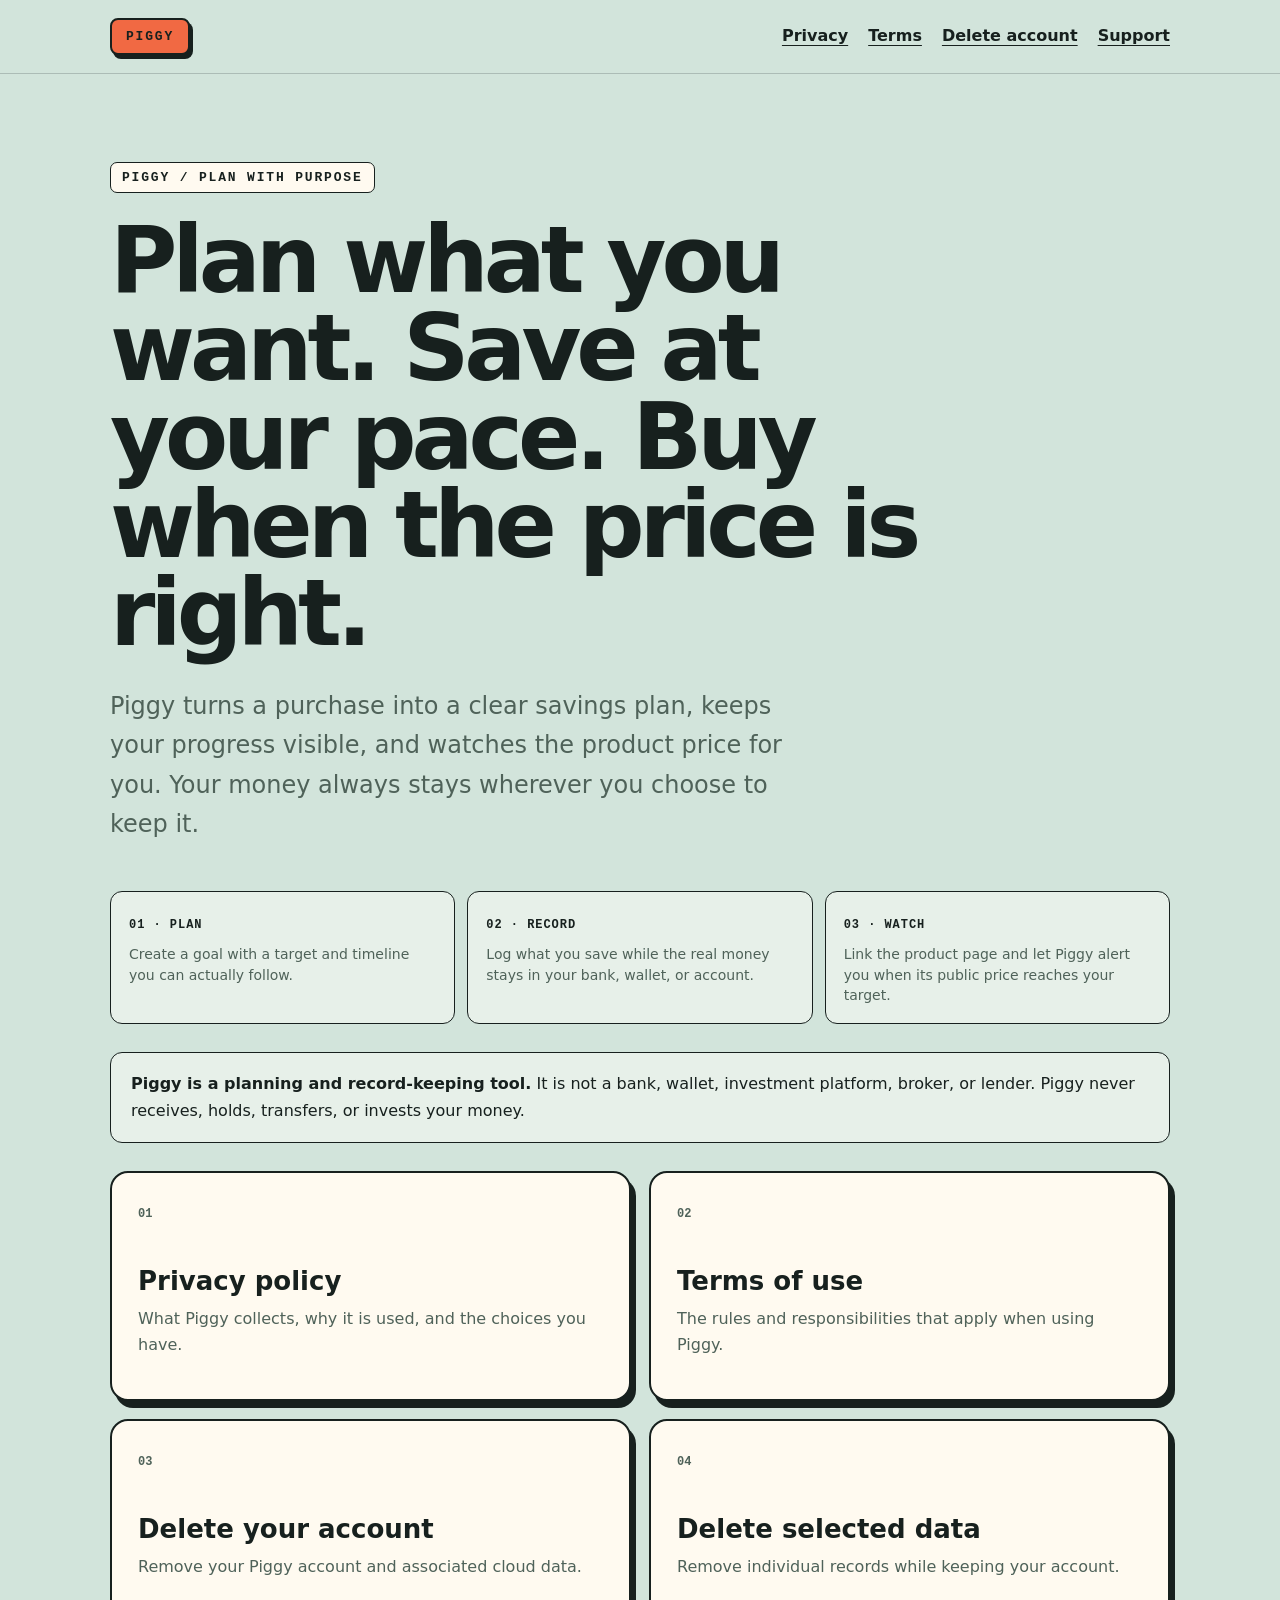
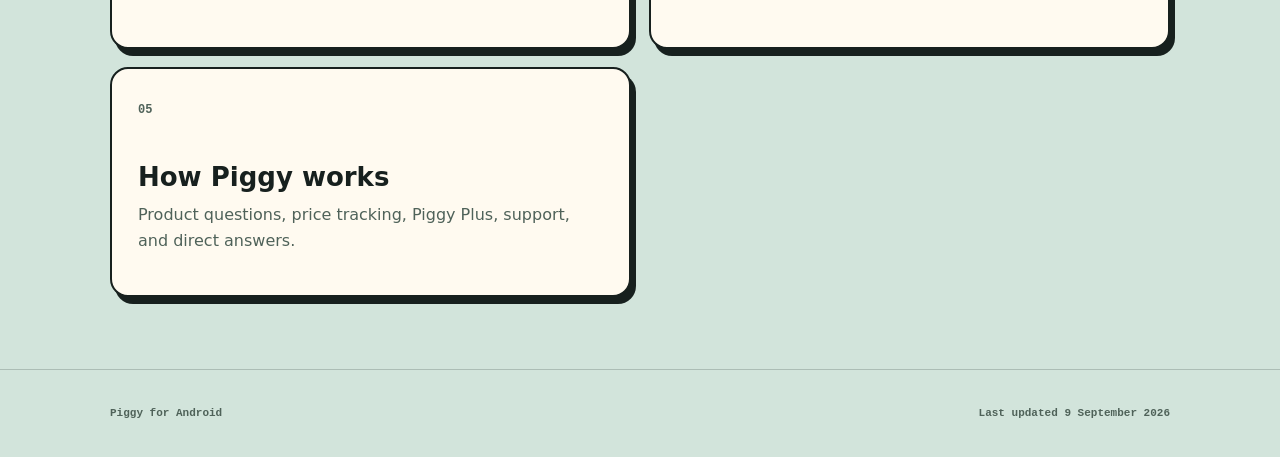
<file: docs/index.html>
<!doctype html>
<html lang="en">
<head>
  <meta charset="utf-8">
  <meta name="viewport" content="width=device-width, initial-scale=1">
  <meta name="description" content="Plan what you want, save at your pace, and track the price with Piggy.">
  <title>Piggy - Plan, save, and buy at the right time</title>
  <link rel="stylesheet" href="legal.css">
  <style>
    .promise-grid{display:grid;grid-template-columns:repeat(3,minmax(0,1fr));gap:12px;margin:0 0 28px}
    .promise-grid div{padding:18px;border:1.5px solid var(--ink);border-radius:12px;background:var(--soft)}
    .promise-grid strong{font:800 12px ui-monospace,monospace;letter-spacing:.08em}
    .promise-grid p{margin:8px 0 0;color:var(--muted);font-size:14px;line-height:1.45}
    @media(max-width:700px){.promise-grid{grid-template-columns:1fr}}
  </style>
</head>
<body>
  <header class="site-header">
    <a class="brand" href="index.html">PIGGY</a>
    <nav aria-label="Legal and support navigation">
      <a href="privacy.html">Privacy</a>
      <a href="terms.html">Terms</a>
      <a href="delete-account.html">Delete account</a>
      <a href="support.html">Support</a>
    </nav>
  </header>
  <main class="hero">
    <p class="eyebrow">PIGGY / PLAN WITH PURPOSE</p>
    <h1>Plan what you want. Save at your pace. Buy when the price is right.</h1>
    <p class="lede">Piggy turns a purchase into a clear savings plan, keeps your progress visible, and watches the product price for you. Your money always stays wherever you choose to keep it.</p>
    <div class="promise-grid">
      <div><strong>01 · PLAN</strong><p>Create a goal with a target and timeline you can actually follow.</p></div>
      <div><strong>02 · RECORD</strong><p>Log what you save while the real money stays in your bank, wallet, or account.</p></div>
      <div><strong>03 · WATCH</strong><p>Link the product page and let Piggy alert you when its public price reaches your target.</p></div>
    </div>
    <div class="notice"><strong>Piggy is a planning and record-keeping tool.</strong> It is not a bank, wallet, investment platform, broker, or lender. Piggy never receives, holds, transfers, or invests your money.</div>
    <div class="card-grid">
      <a class="card" href="privacy.html"><span>01</span><h2>Privacy policy</h2><p>What Piggy collects, why it is used, and the choices you have.</p></a>
      <a class="card" href="terms.html"><span>02</span><h2>Terms of use</h2><p>The rules and responsibilities that apply when using Piggy.</p></a>
      <a class="card" href="delete-account.html"><span>03</span><h2>Delete your account</h2><p>Remove your Piggy account and associated cloud data.</p></a>
      <a class="card" href="delete-data.html"><span>04</span><h2>Delete selected data</h2><p>Remove individual records while keeping your account.</p></a>
      <a class="card" href="support.html"><span>05</span><h2>How Piggy works</h2><p>Product questions, price tracking, Piggy Plus, support, and direct answers.</p></a>
    </div>
  </main>
  <footer><p>Piggy for Android</p><p>Last updated 9 September 2026</p></footer>
</body>
</html>
</file>
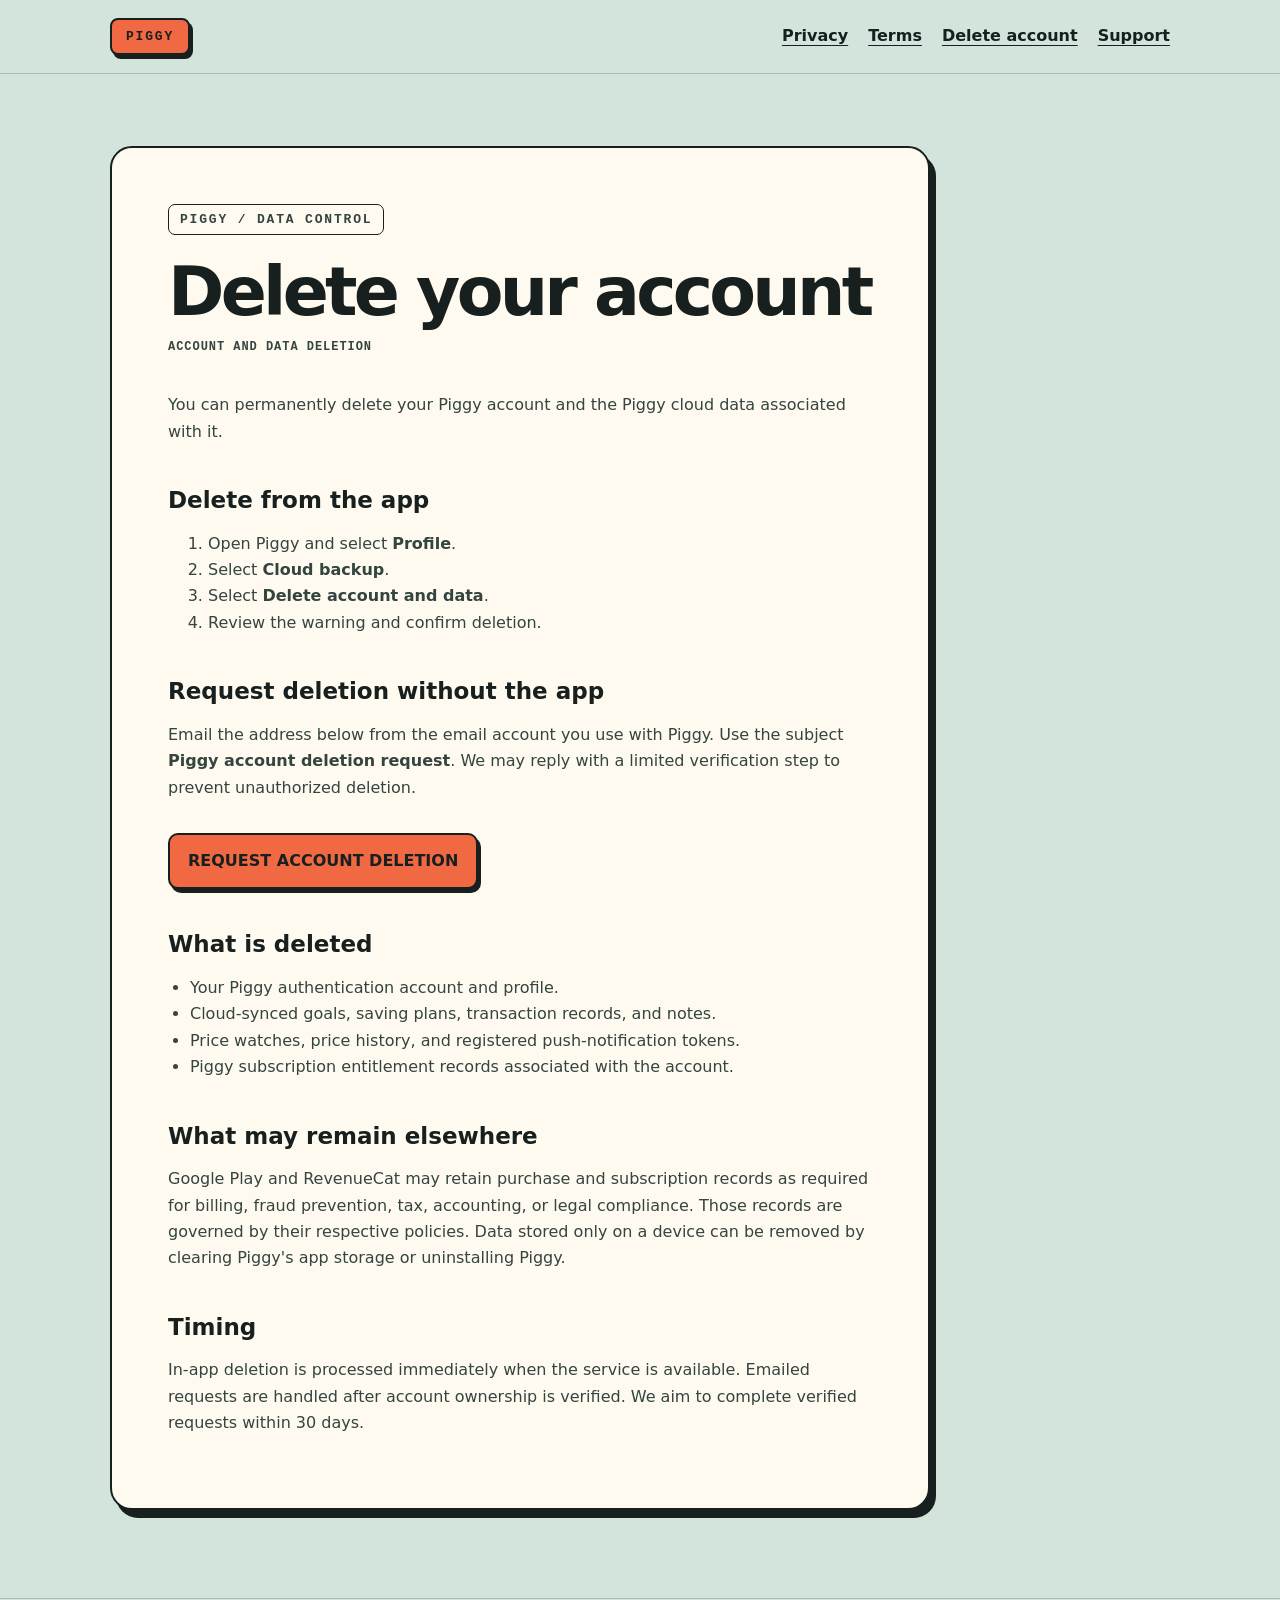
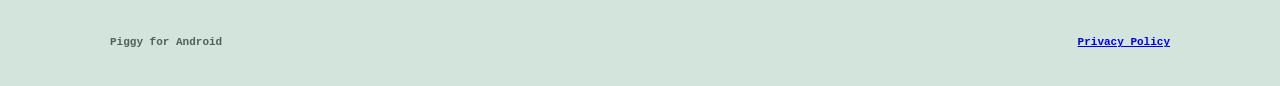
<file: docs/delete-account.html>
<!doctype html><html lang="en"><head><meta charset="utf-8"><meta name="viewport" content="width=device-width,initial-scale=1"><meta name="description" content="Delete your Piggy account and associated data."><title>Delete Your Account - Piggy</title><link rel="stylesheet" href="legal.css"></head><body>
<header class="site-header"><a class="brand" href="index.html">PIGGY</a><nav><a href="privacy.html">Privacy</a><a href="terms.html">Terms</a><a href="delete-account.html">Delete account</a><a href="support.html">Support</a></nav></header>
<main class="document"><article><p class="eyebrow">PIGGY / DATA CONTROL</p><h1>Delete your account</h1><p class="updated">Account and data deletion</p>
<p>You can permanently delete your Piggy account and the Piggy cloud data associated with it.</p>
<h2>Delete from the app</h2><ol><li>Open Piggy and select <strong>Profile</strong>.</li><li>Select <strong>Cloud backup</strong>.</li><li>Select <strong>Delete account and data</strong>.</li><li>Review the warning and confirm deletion.</li></ol>
<h2>Request deletion without the app</h2><p>Email the address below from the email account you use with Piggy. Use the subject <strong>Piggy account deletion request</strong>. We may reply with a limited verification step to prevent unauthorized deletion.</p><a class="action" href="mailto:piggy.auth@gmail.com?subject=Piggy%20account%20deletion%20request">REQUEST ACCOUNT DELETION</a>
<h2>What is deleted</h2><ul><li>Your Piggy authentication account and profile.</li><li>Cloud-synced goals, saving plans, transaction records, and notes.</li><li>Price watches, price history, and registered push-notification tokens.</li><li>Piggy subscription entitlement records associated with the account.</li></ul>
<h2>What may remain elsewhere</h2><p>Google Play and RevenueCat may retain purchase and subscription records as required for billing, fraud prevention, tax, accounting, or legal compliance. Those records are governed by their respective policies. Data stored only on a device can be removed by clearing Piggy's app storage or uninstalling Piggy.</p>
<h2>Timing</h2><p>In-app deletion is processed immediately when the service is available. Emailed requests are handled after account ownership is verified. We aim to complete verified requests within 30 days.</p>
</article></main><footer><p>Piggy for Android</p><p><a href="privacy.html">Privacy Policy</a></p></footer></body></html>
</file>
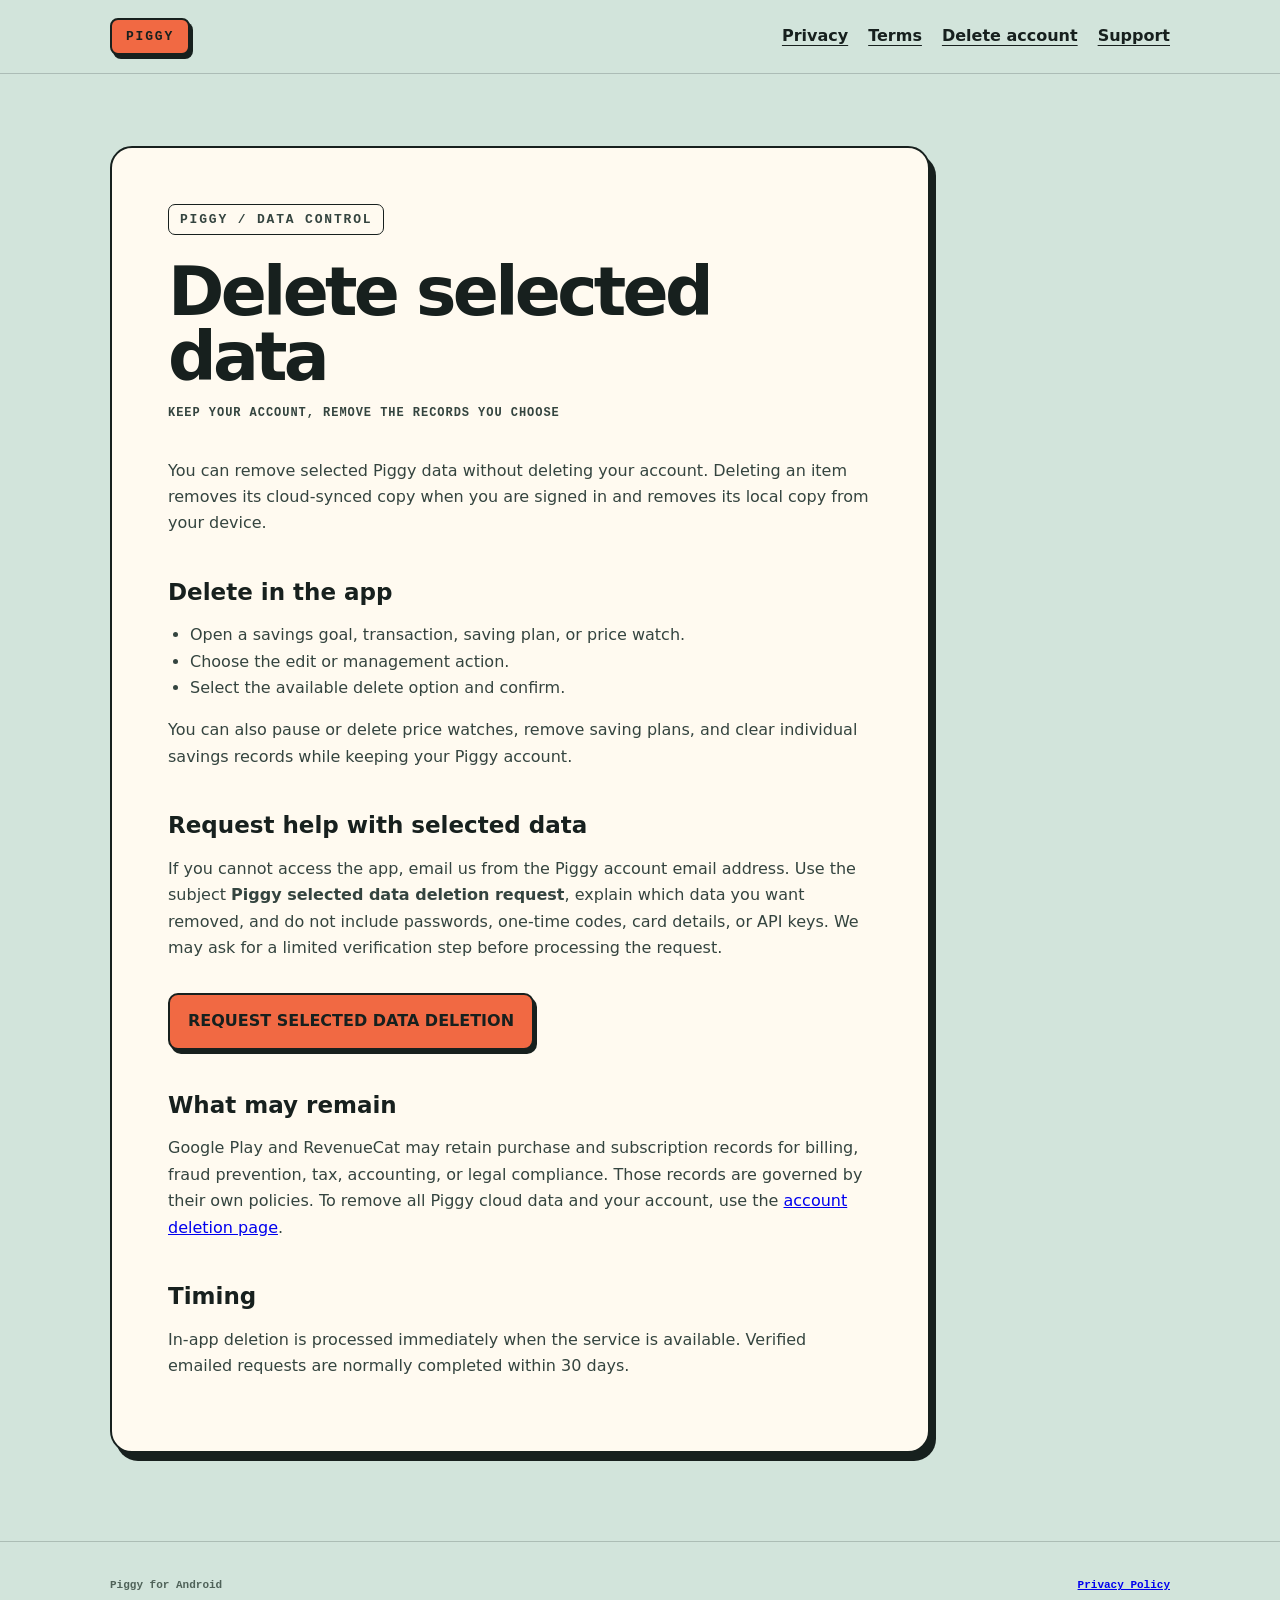
<file: docs/delete-data.html>
<!doctype html><html lang="en"><head><meta charset="utf-8"><meta name="viewport" content="width=device-width,initial-scale=1"><meta name="description" content="Delete selected Piggy data without deleting your account."><title>Delete Selected Data - Piggy</title><link rel="stylesheet" href="legal.css"></head><body>
<header class="site-header"><a class="brand" href="index.html">PIGGY</a><nav><a href="privacy.html">Privacy</a><a href="terms.html">Terms</a><a href="delete-account.html">Delete account</a><a href="support.html">Support</a></nav></header>
<main class="document"><article><p class="eyebrow">PIGGY / DATA CONTROL</p><h1>Delete selected data</h1><p class="updated">Keep your account, remove the records you choose</p>
<p>You can remove selected Piggy data without deleting your account. Deleting an item removes its cloud-synced copy when you are signed in and removes its local copy from your device.</p>
<h2>Delete in the app</h2><ul><li>Open a savings goal, transaction, saving plan, or price watch.</li><li>Choose the edit or management action.</li><li>Select the available delete option and confirm.</li></ul><p>You can also pause or delete price watches, remove saving plans, and clear individual savings records while keeping your Piggy account.</p>
<h2>Request help with selected data</h2><p>If you cannot access the app, email us from the Piggy account email address. Use the subject <strong>Piggy selected data deletion request</strong>, explain which data you want removed, and do not include passwords, one-time codes, card details, or API keys. We may ask for a limited verification step before processing the request.</p><a class="action" href="mailto:piggy.auth@gmail.com?subject=Piggy%20selected%20data%20deletion%20request">REQUEST SELECTED DATA DELETION</a>
<h2>What may remain</h2><p>Google Play and RevenueCat may retain purchase and subscription records for billing, fraud prevention, tax, accounting, or legal compliance. Those records are governed by their own policies. To remove all Piggy cloud data and your account, use the <a href="delete-account.html">account deletion page</a>.</p>
<h2>Timing</h2><p>In-app deletion is processed immediately when the service is available. Verified emailed requests are normally completed within 30 days.</p>
</article></main><footer><p>Piggy for Android</p><p><a href="privacy.html">Privacy Policy</a></p></footer></body></html>
</file>
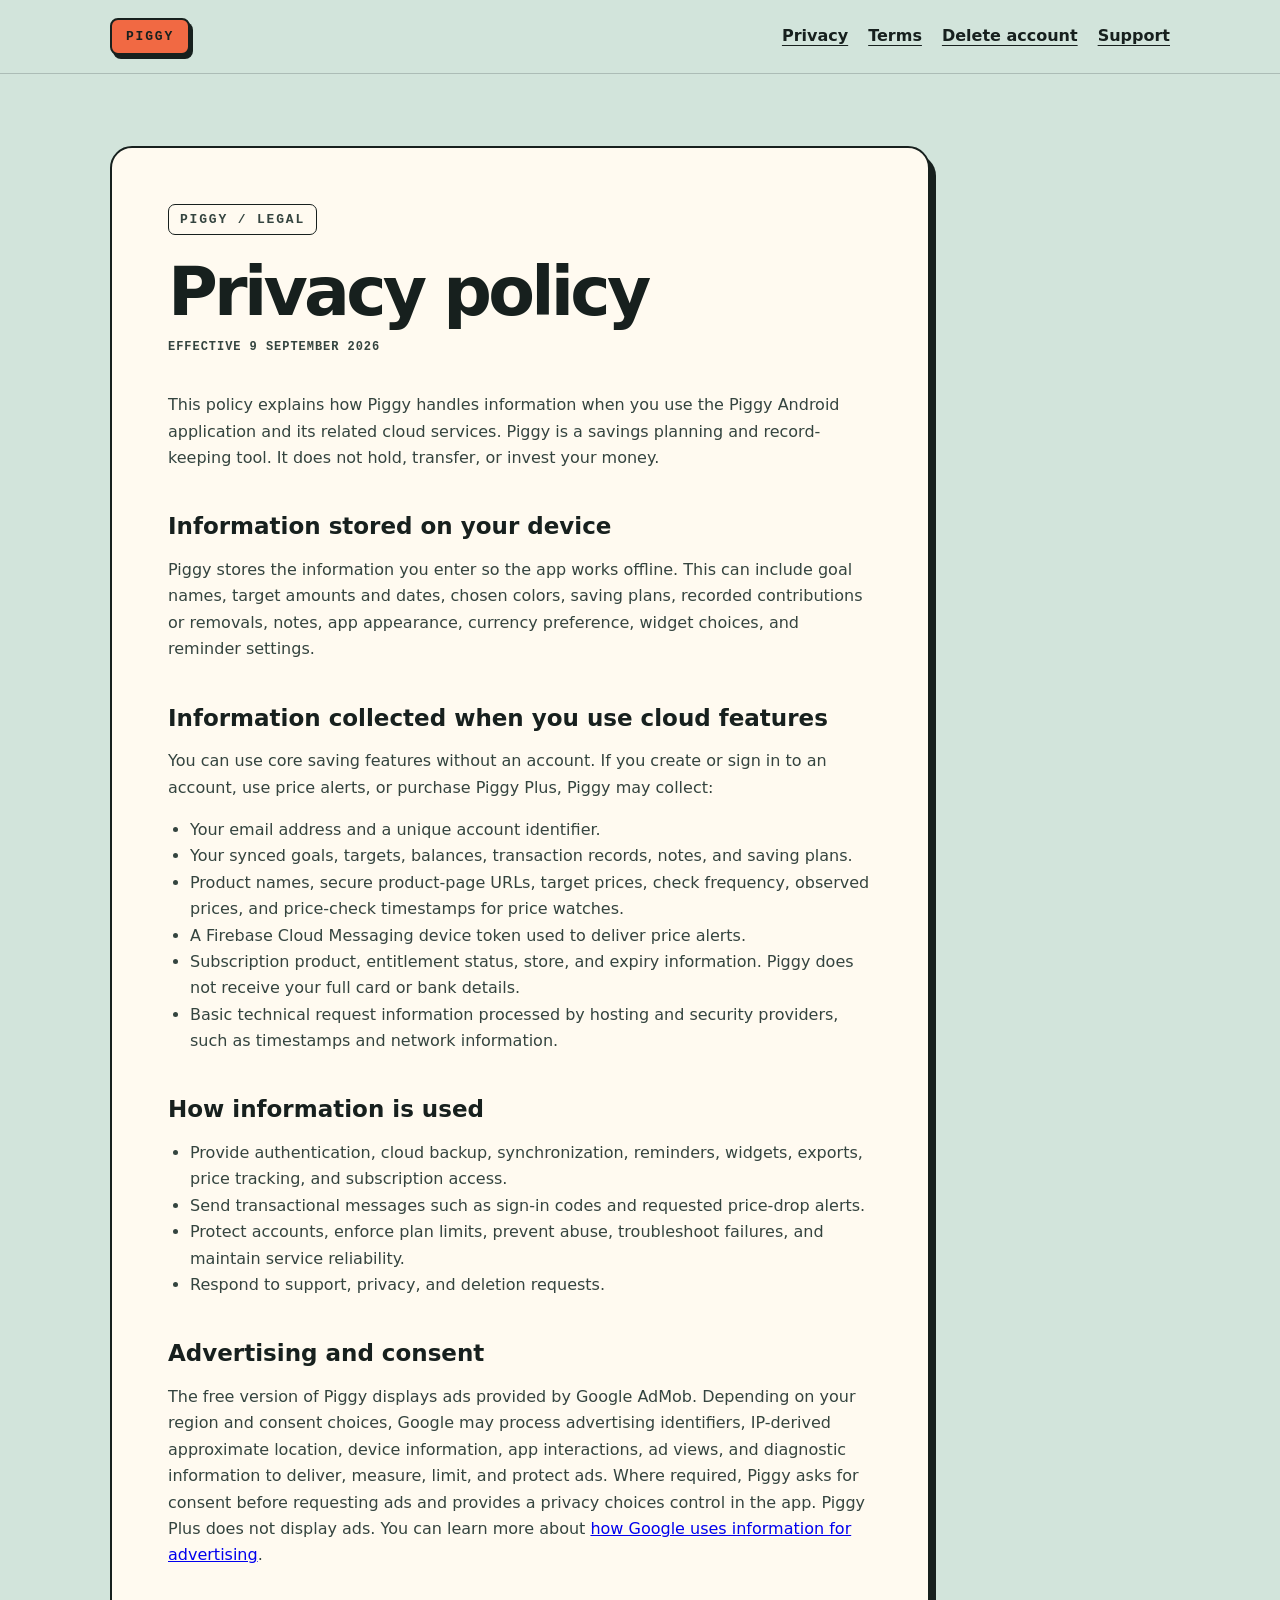
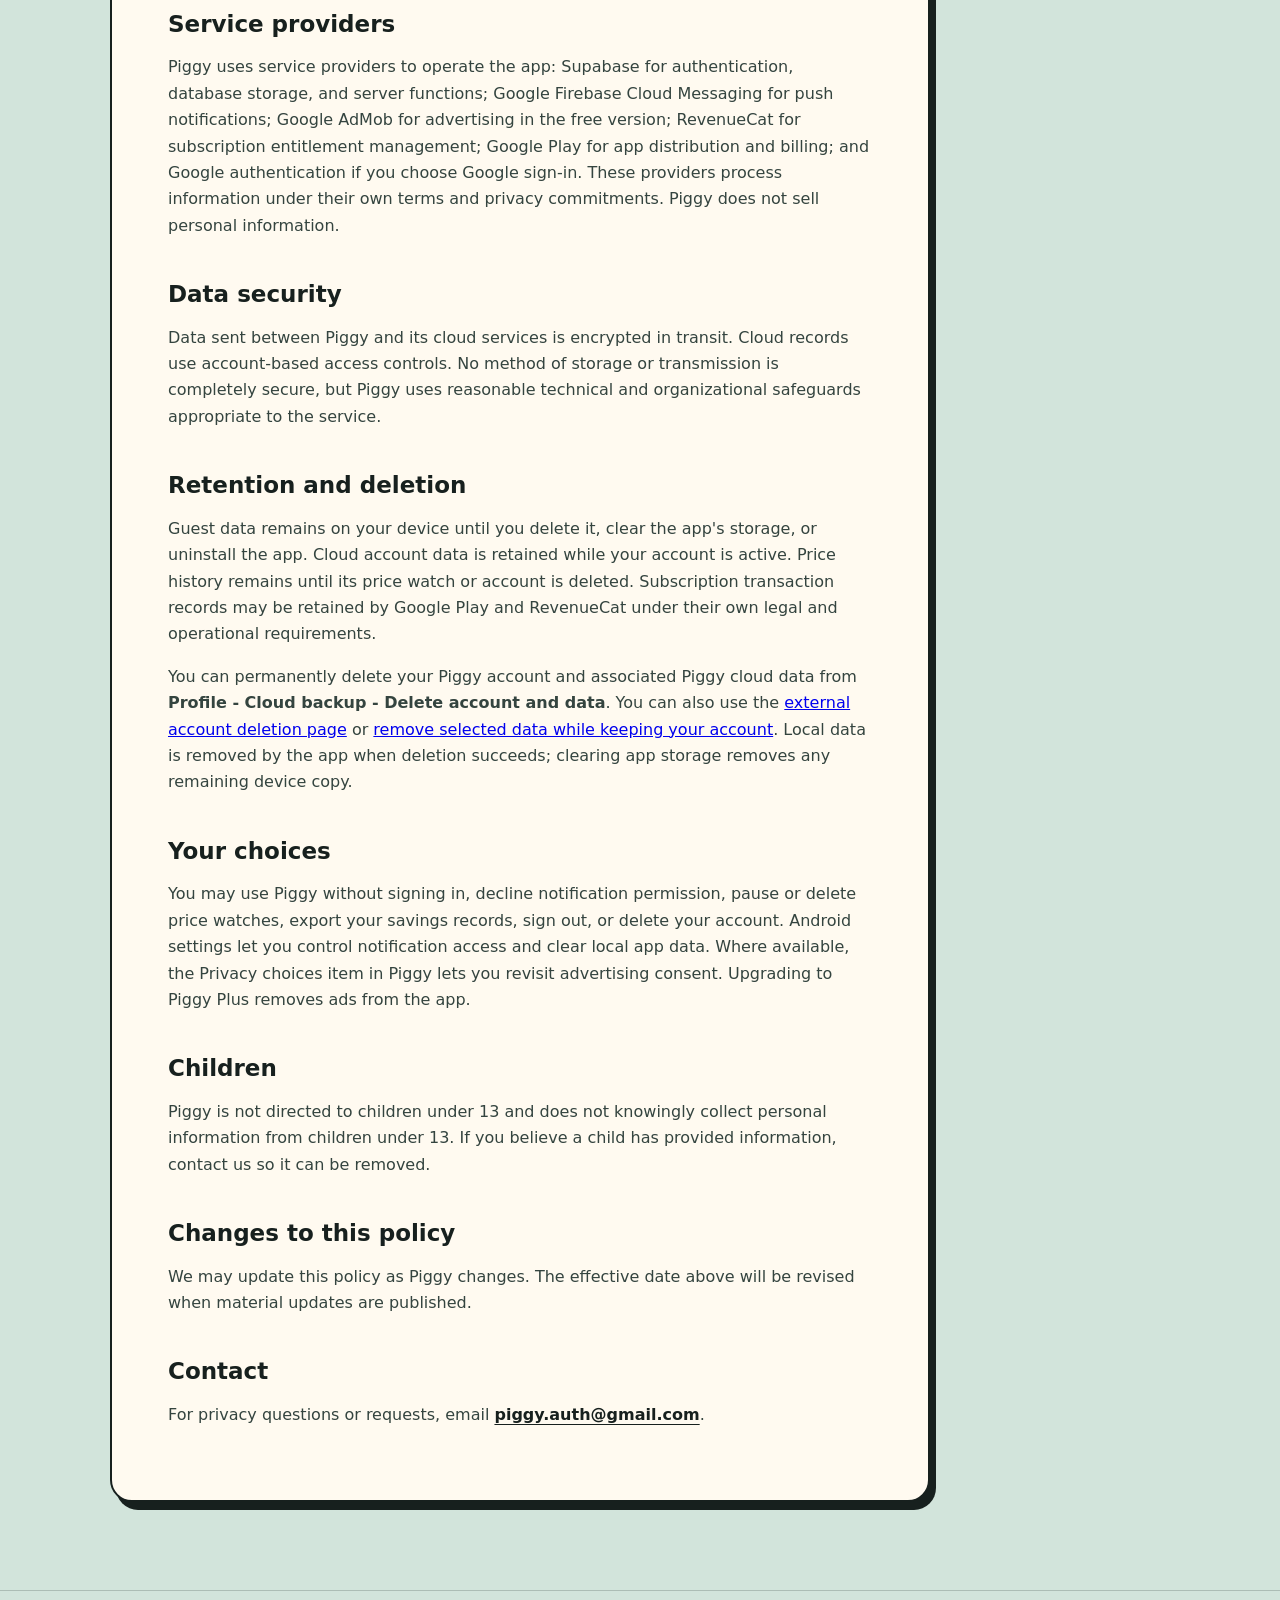
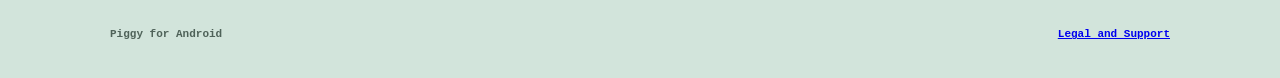
<file: docs/privacy.html>
<!doctype html><html lang="en"><head><meta charset="utf-8"><meta name="viewport" content="width=device-width,initial-scale=1"><meta name="description" content="Privacy policy for the Piggy Android savings app."><title>Privacy Policy - Piggy</title><link rel="stylesheet" href="legal.css"></head><body>
<header class="site-header"><a class="brand" href="index.html">PIGGY</a><nav><a href="privacy.html">Privacy</a><a href="terms.html">Terms</a><a href="delete-account.html">Delete account</a><a href="support.html">Support</a></nav></header>
<main class="document"><article><p class="eyebrow">PIGGY / LEGAL</p><h1>Privacy policy</h1><p class="updated">Effective 9 September 2026</p>
<p>This policy explains how Piggy handles information when you use the Piggy Android application and its related cloud services. Piggy is a savings planning and record-keeping tool. It does not hold, transfer, or invest your money.</p>
<h2>Information stored on your device</h2><p>Piggy stores the information you enter so the app works offline. This can include goal names, target amounts and dates, chosen colors, saving plans, recorded contributions or removals, notes, app appearance, currency preference, widget choices, and reminder settings.</p>
<h2>Information collected when you use cloud features</h2><p>You can use core saving features without an account. If you create or sign in to an account, use price alerts, or purchase Piggy Plus, Piggy may collect:</p><ul>
<li>Your email address and a unique account identifier.</li><li>Your synced goals, targets, balances, transaction records, notes, and saving plans.</li><li>Product names, secure product-page URLs, target prices, check frequency, observed prices, and price-check timestamps for price watches.</li><li>A Firebase Cloud Messaging device token used to deliver price alerts.</li><li>Subscription product, entitlement status, store, and expiry information. Piggy does not receive your full card or bank details.</li><li>Basic technical request information processed by hosting and security providers, such as timestamps and network information.</li></ul>
<h2>How information is used</h2><ul><li>Provide authentication, cloud backup, synchronization, reminders, widgets, exports, price tracking, and subscription access.</li><li>Send transactional messages such as sign-in codes and requested price-drop alerts.</li><li>Protect accounts, enforce plan limits, prevent abuse, troubleshoot failures, and maintain service reliability.</li><li>Respond to support, privacy, and deletion requests.</li></ul>
<h2>Advertising and consent</h2><p>The free version of Piggy displays ads provided by Google AdMob. Depending on your region and consent choices, Google may process advertising identifiers, IP-derived approximate location, device information, app interactions, ad views, and diagnostic information to deliver, measure, limit, and protect ads. Where required, Piggy asks for consent before requesting ads and provides a privacy choices control in the app. Piggy Plus does not display ads. You can learn more about <a href="https://policies.google.com/technologies/ads">how Google uses information for advertising</a>.</p>
<h2>Service providers</h2><p>Piggy uses service providers to operate the app: Supabase for authentication, database storage, and server functions; Google Firebase Cloud Messaging for push notifications; Google AdMob for advertising in the free version; RevenueCat for subscription entitlement management; Google Play for app distribution and billing; and Google authentication if you choose Google sign-in. These providers process information under their own terms and privacy commitments. Piggy does not sell personal information.</p>
<h2>Data security</h2><p>Data sent between Piggy and its cloud services is encrypted in transit. Cloud records use account-based access controls. No method of storage or transmission is completely secure, but Piggy uses reasonable technical and organizational safeguards appropriate to the service.</p>
<h2>Retention and deletion</h2><p>Guest data remains on your device until you delete it, clear the app's storage, or uninstall the app. Cloud account data is retained while your account is active. Price history remains until its price watch or account is deleted. Subscription transaction records may be retained by Google Play and RevenueCat under their own legal and operational requirements.</p><p>You can permanently delete your Piggy account and associated Piggy cloud data from <strong>Profile - Cloud backup - Delete account and data</strong>. You can also use the <a href="delete-account.html">external account deletion page</a> or <a href="delete-data.html">remove selected data while keeping your account</a>. Local data is removed by the app when deletion succeeds; clearing app storage removes any remaining device copy.</p>
<h2>Your choices</h2><p>You may use Piggy without signing in, decline notification permission, pause or delete price watches, export your savings records, sign out, or delete your account. Android settings let you control notification access and clear local app data. Where available, the Privacy choices item in Piggy lets you revisit advertising consent. Upgrading to Piggy Plus removes ads from the app.</p>
<h2>Children</h2><p>Piggy is not directed to children under 13 and does not knowingly collect personal information from children under 13. If you believe a child has provided information, contact us so it can be removed.</p>
<h2>Changes to this policy</h2><p>We may update this policy as Piggy changes. The effective date above will be revised when material updates are published.</p>
<h2>Contact</h2><p>For privacy questions or requests, email <a class="text-link" href="mailto:piggy.auth@gmail.com">piggy.auth@gmail.com</a>.</p>
</article></main><footer><p>Piggy for Android</p><p><a href="index.html">Legal and Support</a></p></footer></body></html>
</file>
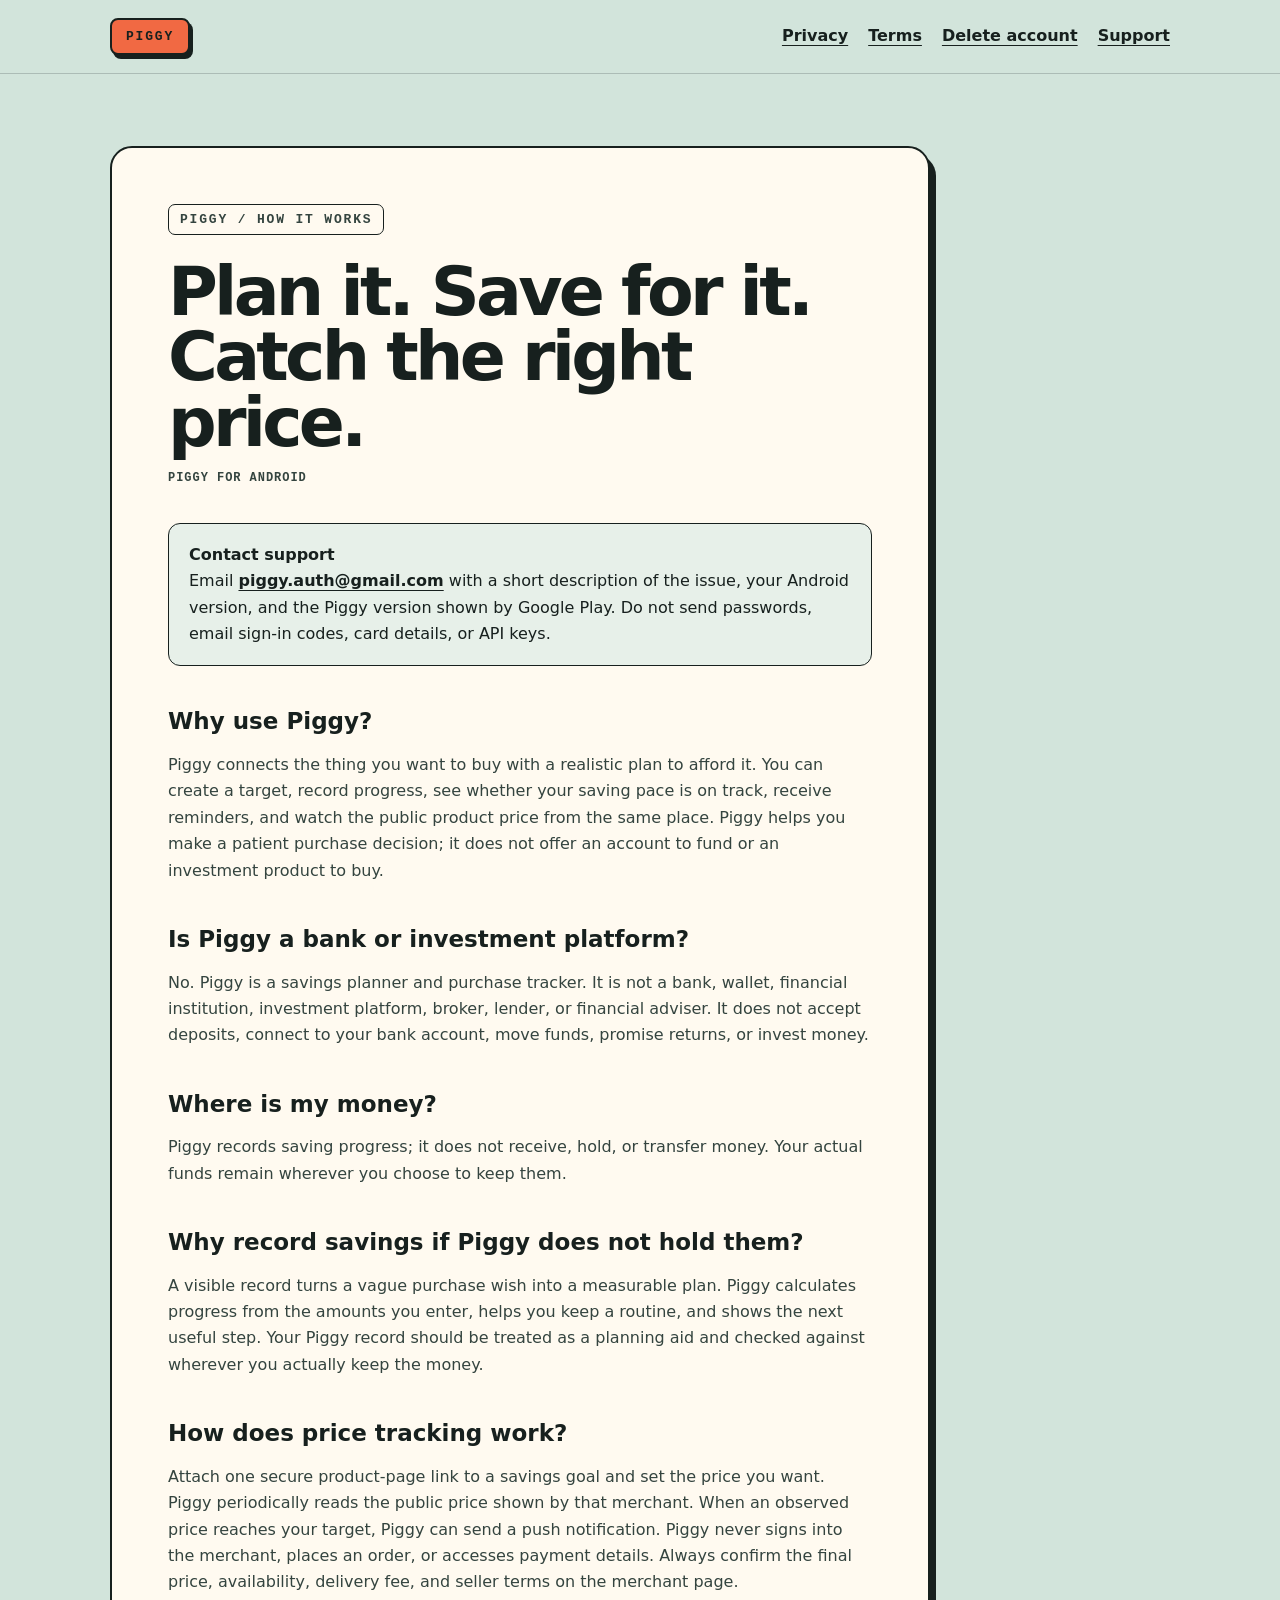
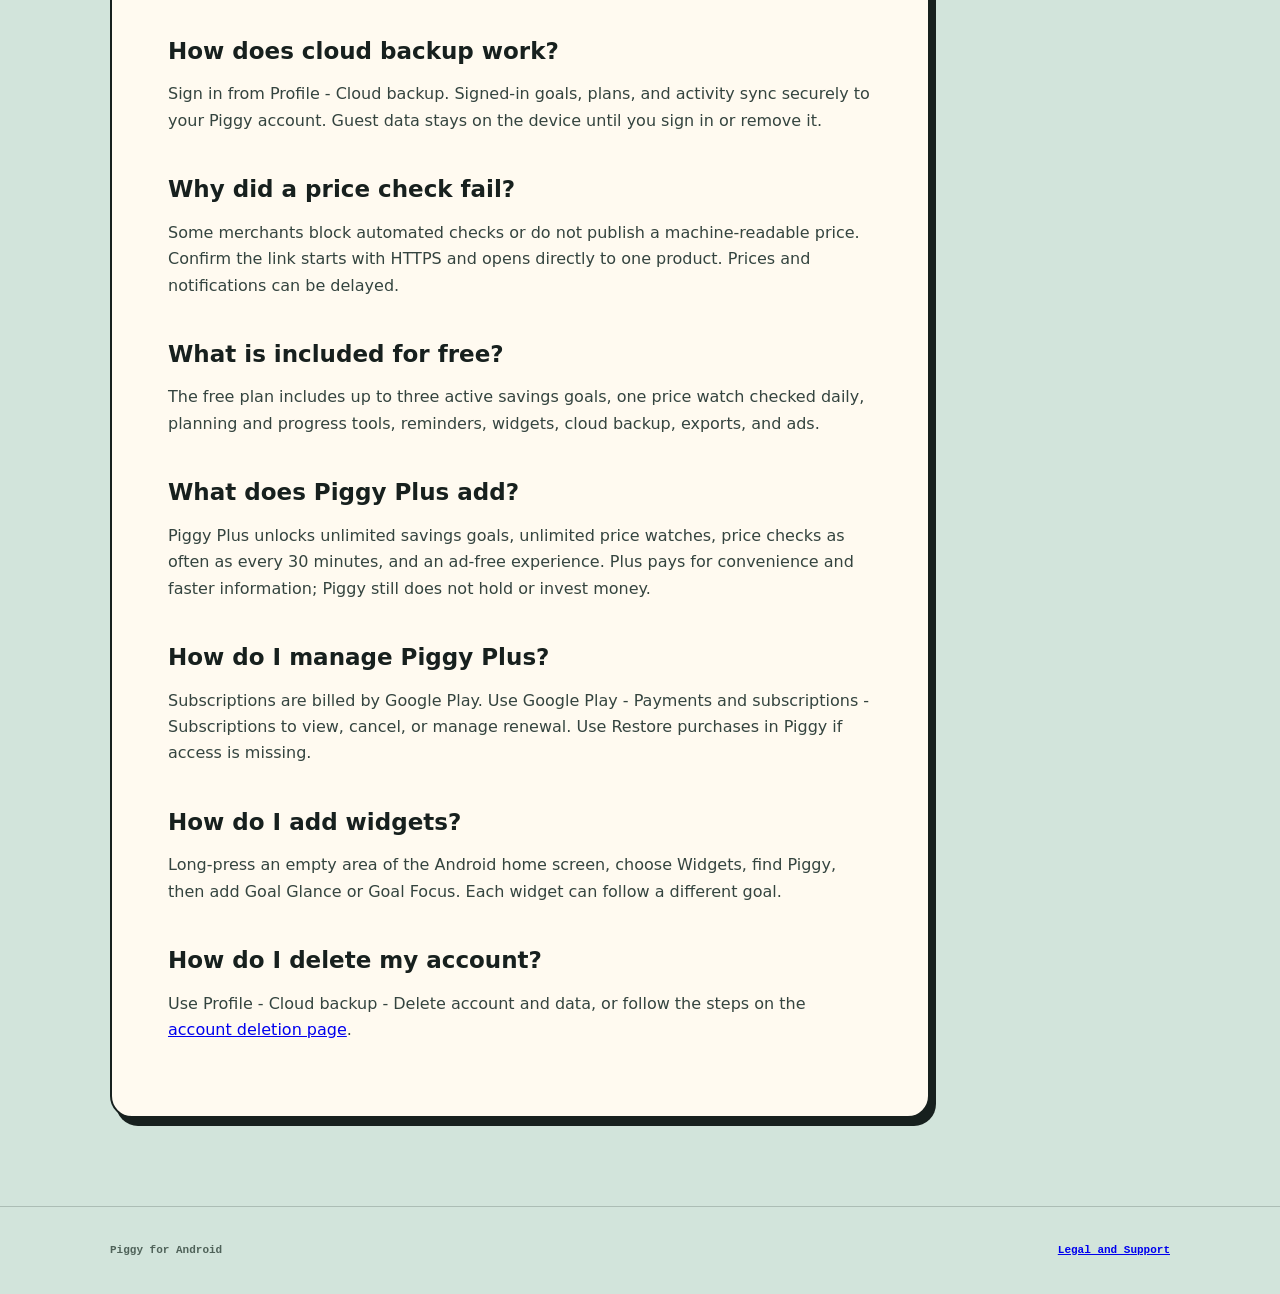
<file: docs/support.html>
<!doctype html><html lang="en"><head><meta charset="utf-8"><meta name="viewport" content="width=device-width,initial-scale=1"><meta name="description" content="Support and common questions for the Piggy Android app."><title>Support - Piggy</title><link rel="stylesheet" href="legal.css"></head><body>
<header class="site-header"><a class="brand" href="index.html">PIGGY</a><nav><a href="privacy.html">Privacy</a><a href="terms.html">Terms</a><a href="delete-account.html">Delete account</a><a href="support.html">Support</a></nav></header>
<main class="document"><article><p class="eyebrow">PIGGY / HOW IT WORKS</p><h1>Plan it. Save for it. Catch the right price.</h1><p class="updated">Piggy for Android</p>
<div class="notice"><strong>Contact support</strong><br>Email <a class="text-link" href="mailto:piggy.auth@gmail.com?subject=Piggy%20support">piggy.auth@gmail.com</a> with a short description of the issue, your Android version, and the Piggy version shown by Google Play. Do not send passwords, email sign-in codes, card details, or API keys.</div>
<h2>Why use Piggy?</h2><p>Piggy connects the thing you want to buy with a realistic plan to afford it. You can create a target, record progress, see whether your saving pace is on track, receive reminders, and watch the public product price from the same place. Piggy helps you make a patient purchase decision; it does not offer an account to fund or an investment product to buy.</p>
<h2>Is Piggy a bank or investment platform?</h2><p>No. Piggy is a savings planner and purchase tracker. It is not a bank, wallet, financial institution, investment platform, broker, lender, or financial adviser. It does not accept deposits, connect to your bank account, move funds, promise returns, or invest money.</p>
<h2>Where is my money?</h2><p>Piggy records saving progress; it does not receive, hold, or transfer money. Your actual funds remain wherever you choose to keep them.</p>
<h2>Why record savings if Piggy does not hold them?</h2><p>A visible record turns a vague purchase wish into a measurable plan. Piggy calculates progress from the amounts you enter, helps you keep a routine, and shows the next useful step. Your Piggy record should be treated as a planning aid and checked against wherever you actually keep the money.</p>
<h2>How does price tracking work?</h2><p>Attach one secure product-page link to a savings goal and set the price you want. Piggy periodically reads the public price shown by that merchant. When an observed price reaches your target, Piggy can send a push notification. Piggy never signs into the merchant, places an order, or accesses payment details. Always confirm the final price, availability, delivery fee, and seller terms on the merchant page.</p>
<h2>How does cloud backup work?</h2><p>Sign in from Profile - Cloud backup. Signed-in goals, plans, and activity sync securely to your Piggy account. Guest data stays on the device until you sign in or remove it.</p>
<h2>Why did a price check fail?</h2><p>Some merchants block automated checks or do not publish a machine-readable price. Confirm the link starts with HTTPS and opens directly to one product. Prices and notifications can be delayed.</p>
<h2>What is included for free?</h2><p>The free plan includes up to three active savings goals, one price watch checked daily, planning and progress tools, reminders, widgets, cloud backup, exports, and ads.</p>
<h2>What does Piggy Plus add?</h2><p>Piggy Plus unlocks unlimited savings goals, unlimited price watches, price checks as often as every 30 minutes, and an ad-free experience. Plus pays for convenience and faster information; Piggy still does not hold or invest money.</p>
<h2>How do I manage Piggy Plus?</h2><p>Subscriptions are billed by Google Play. Use Google Play - Payments and subscriptions - Subscriptions to view, cancel, or manage renewal. Use Restore purchases in Piggy if access is missing.</p>
<h2>How do I add widgets?</h2><p>Long-press an empty area of the Android home screen, choose Widgets, find Piggy, then add Goal Glance or Goal Focus. Each widget can follow a different goal.</p>
<h2>How do I delete my account?</h2><p>Use Profile - Cloud backup - Delete account and data, or follow the steps on the <a href="delete-account.html">account deletion page</a>.</p>
</article></main><footer><p>Piggy for Android</p><p><a href="index.html">Legal and Support</a></p></footer></body></html>
</file>
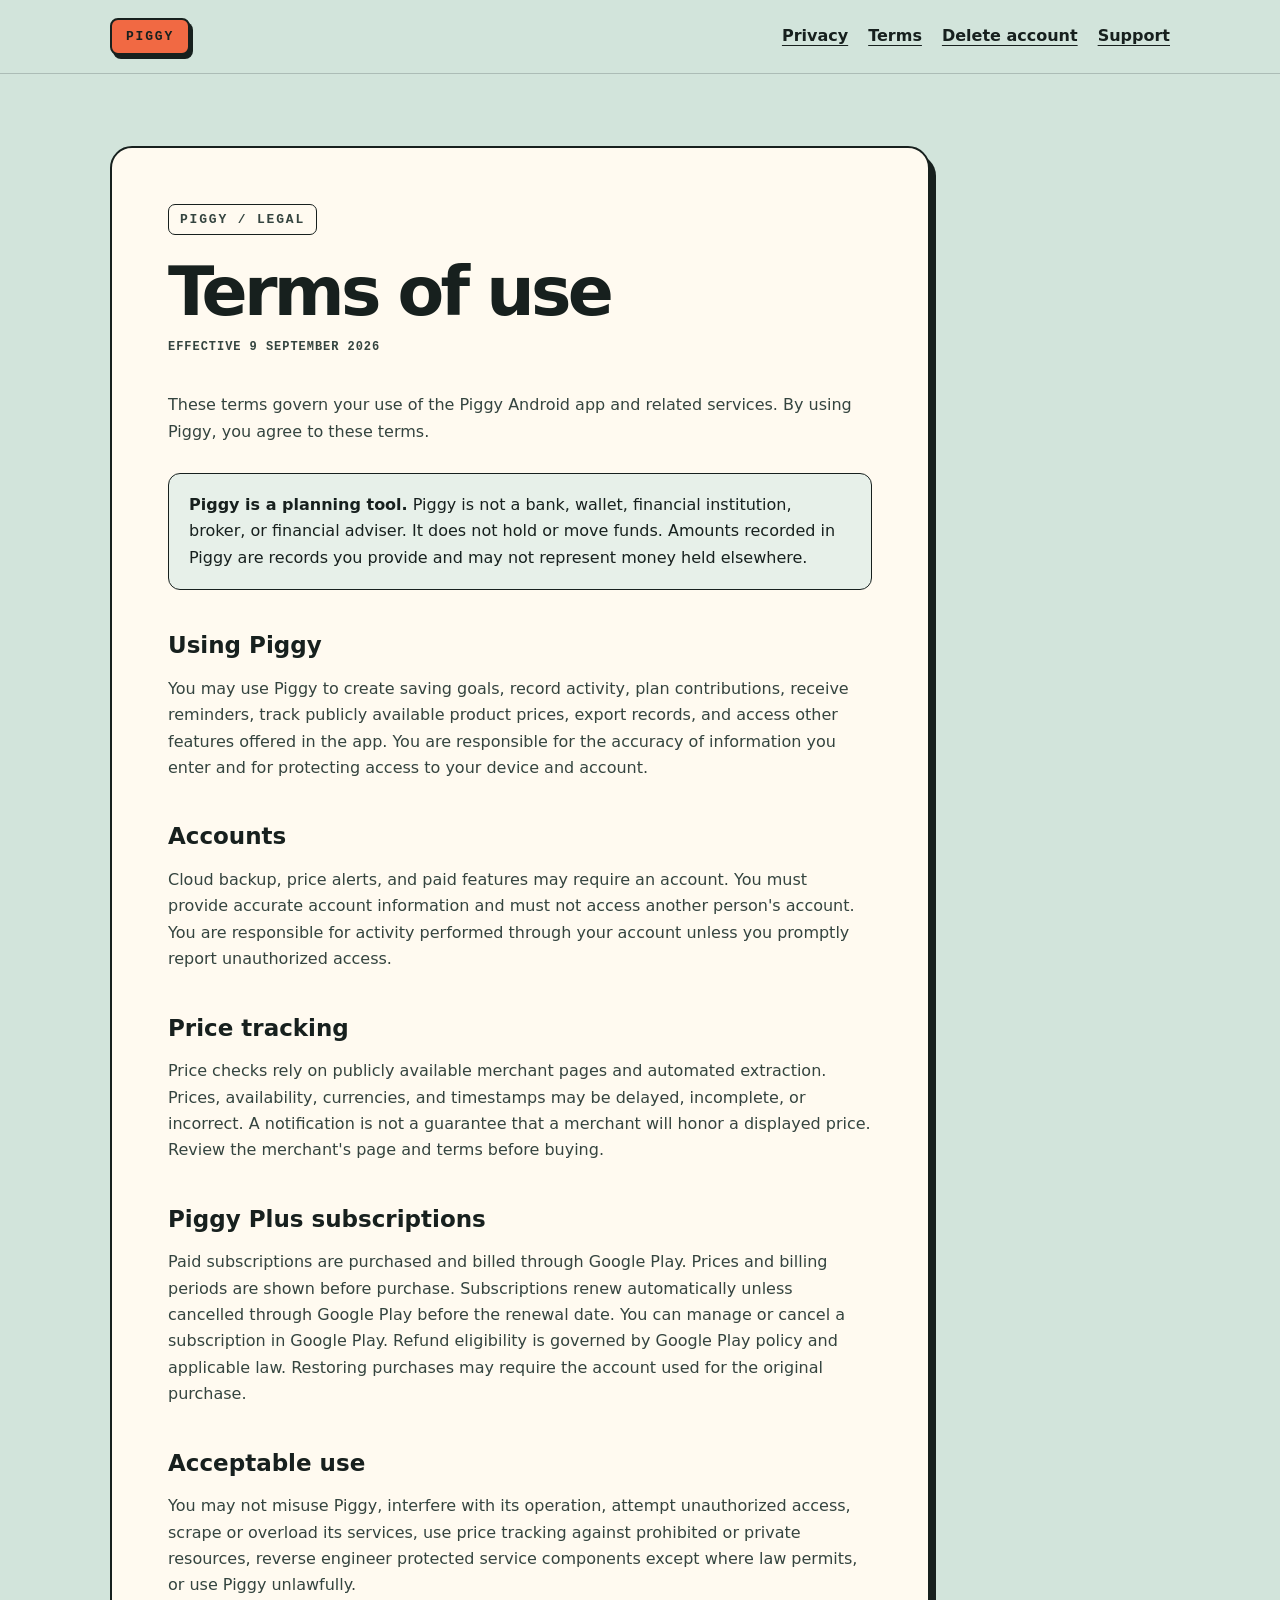
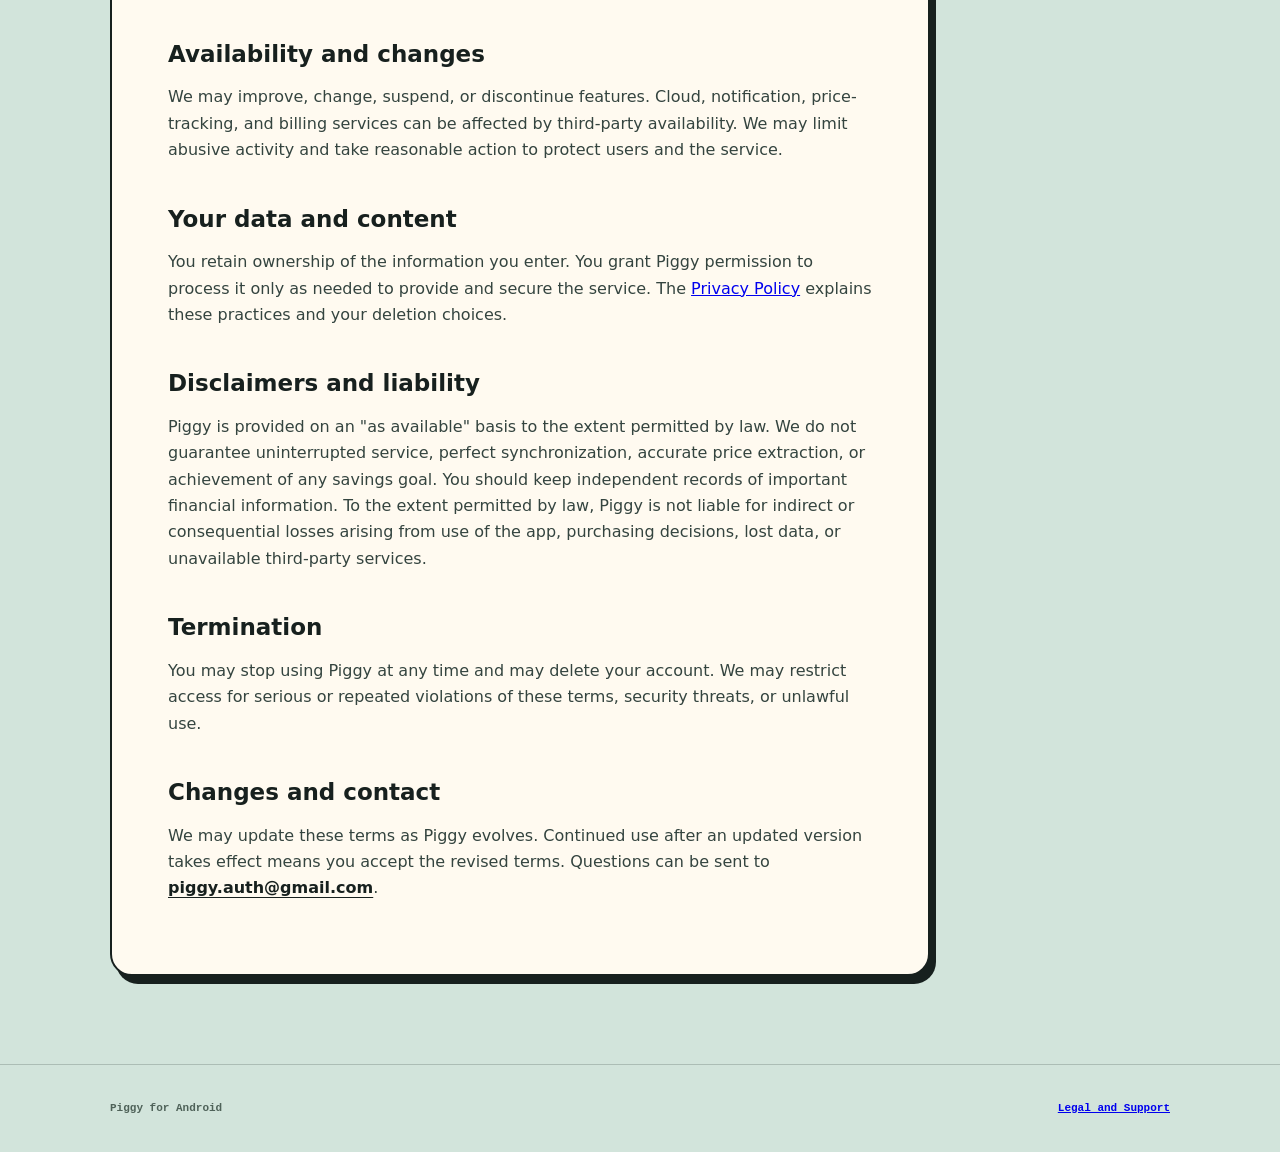
<file: docs/terms.html>
<!doctype html><html lang="en"><head><meta charset="utf-8"><meta name="viewport" content="width=device-width,initial-scale=1"><meta name="description" content="Terms of use for the Piggy Android savings app."><title>Terms of Use - Piggy</title><link rel="stylesheet" href="legal.css"></head><body>
<header class="site-header"><a class="brand" href="index.html">PIGGY</a><nav><a href="privacy.html">Privacy</a><a href="terms.html">Terms</a><a href="delete-account.html">Delete account</a><a href="support.html">Support</a></nav></header>
<main class="document"><article><p class="eyebrow">PIGGY / LEGAL</p><h1>Terms of use</h1><p class="updated">Effective 9 September 2026</p>
<p>These terms govern your use of the Piggy Android app and related services. By using Piggy, you agree to these terms.</p>
<div class="notice"><strong>Piggy is a planning tool.</strong> Piggy is not a bank, wallet, financial institution, broker, or financial adviser. It does not hold or move funds. Amounts recorded in Piggy are records you provide and may not represent money held elsewhere.</div>
<h2>Using Piggy</h2><p>You may use Piggy to create saving goals, record activity, plan contributions, receive reminders, track publicly available product prices, export records, and access other features offered in the app. You are responsible for the accuracy of information you enter and for protecting access to your device and account.</p>
<h2>Accounts</h2><p>Cloud backup, price alerts, and paid features may require an account. You must provide accurate account information and must not access another person's account. You are responsible for activity performed through your account unless you promptly report unauthorized access.</p>
<h2>Price tracking</h2><p>Price checks rely on publicly available merchant pages and automated extraction. Prices, availability, currencies, and timestamps may be delayed, incomplete, or incorrect. A notification is not a guarantee that a merchant will honor a displayed price. Review the merchant's page and terms before buying.</p>
<h2>Piggy Plus subscriptions</h2><p>Paid subscriptions are purchased and billed through Google Play. Prices and billing periods are shown before purchase. Subscriptions renew automatically unless cancelled through Google Play before the renewal date. You can manage or cancel a subscription in Google Play. Refund eligibility is governed by Google Play policy and applicable law. Restoring purchases may require the account used for the original purchase.</p>
<h2>Acceptable use</h2><p>You may not misuse Piggy, interfere with its operation, attempt unauthorized access, scrape or overload its services, use price tracking against prohibited or private resources, reverse engineer protected service components except where law permits, or use Piggy unlawfully.</p>
<h2>Availability and changes</h2><p>We may improve, change, suspend, or discontinue features. Cloud, notification, price-tracking, and billing services can be affected by third-party availability. We may limit abusive activity and take reasonable action to protect users and the service.</p>
<h2>Your data and content</h2><p>You retain ownership of the information you enter. You grant Piggy permission to process it only as needed to provide and secure the service. The <a href="privacy.html">Privacy Policy</a> explains these practices and your deletion choices.</p>
<h2>Disclaimers and liability</h2><p>Piggy is provided on an "as available" basis to the extent permitted by law. We do not guarantee uninterrupted service, perfect synchronization, accurate price extraction, or achievement of any savings goal. You should keep independent records of important financial information. To the extent permitted by law, Piggy is not liable for indirect or consequential losses arising from use of the app, purchasing decisions, lost data, or unavailable third-party services.</p>
<h2>Termination</h2><p>You may stop using Piggy at any time and may delete your account. We may restrict access for serious or repeated violations of these terms, security threats, or unlawful use.</p>
<h2>Changes and contact</h2><p>We may update these terms as Piggy evolves. Continued use after an updated version takes effect means you accept the revised terms. Questions can be sent to <a class="text-link" href="mailto:piggy.auth@gmail.com">piggy.auth@gmail.com</a>.</p>
</article></main><footer><p>Piggy for Android</p><p><a href="index.html">Legal and Support</a></p></footer></body></html>
</file>
<file: docs/legal.css>
:root{--ink:#17201e;--paper:#fffaf0;--mint:#d2e4db;--soft:#e7f0e9;--orange:#f16943;--muted:#4f6259;--line:#9aaba3}*{box-sizing:border-box}body{margin:0;background:var(--mint);color:var(--ink);font-family:Inter,ui-sans-serif,system-ui,-apple-system,BlinkMacSystemFont,"Segoe UI",sans-serif;line-height:1.65}.site-header{position:sticky;top:0;z-index:3;display:flex;align-items:center;justify-content:space-between;gap:24px;padding:18px max(24px,calc((100vw - 1060px)/2));background:rgba(210,228,219,.94);border-bottom:1px solid rgba(23,32,30,.2);backdrop-filter:blur(14px)}.brand,.eyebrow{font:800 13px/1 ui-monospace,SFMono-Regular,Menlo,monospace;letter-spacing:.14em}.brand{display:inline-block;padding:10px 14px;border:2px solid var(--ink);border-radius:8px;background:var(--orange);box-shadow:3px 4px 0 var(--ink);color:var(--ink);text-decoration:none}nav{display:flex;flex-wrap:wrap;gap:8px 20px}nav a,.text-link{color:var(--ink);font-weight:750;text-underline-offset:4px}.hero,.document{width:min(100% - 40px,1060px);margin:0 auto}.hero{padding:88px 0 72px}.eyebrow{display:inline-block;margin:0 0 24px;padding:8px 11px;border:1.5px solid var(--ink);border-radius:7px;background:var(--paper)}h1{max-width:820px;margin:0;font-size:clamp(48px,9vw,92px);line-height:.96;letter-spacing:-.055em}.lede{max-width:700px;margin:28px 0 46px;font-size:clamp(18px,2.3vw,24px);color:var(--muted)}.card-grid{display:grid;grid-template-columns:repeat(2,minmax(0,1fr));gap:18px}.card{min-height:230px;padding:26px;border:2px solid var(--ink);border-radius:18px;background:var(--paper);box-shadow:5px 7px 0 var(--ink);color:var(--ink);text-decoration:none;transition:transform .16s,box-shadow .16s}.card:hover{transform:translate(2px,3px);box-shadow:3px 4px 0 var(--ink)}.card span{font:800 12px ui-monospace,monospace;color:var(--muted)}.card h2{margin:42px 0 10px;font-size:26px;line-height:1.1}.card p{margin:0;color:var(--muted)}.document{padding:72px 0 88px}.document article{max-width:820px;padding:clamp(24px,5vw,56px);border:2px solid var(--ink);border-radius:22px;background:var(--paper);box-shadow:6px 8px 0 var(--ink)}.document h1{font-size:clamp(42px,7vw,68px)}.updated{margin:16px 0 38px;color:var(--muted);font:700 12px ui-monospace,monospace;letter-spacing:.08em;text-transform:uppercase}.document h2{margin:42px 0 10px;font-size:23px;line-height:1.2}.document h3{margin:28px 0 8px;font-size:17px}.document p,.document li{color:#34443f}.document ul{padding-left:22px}.notice{margin:28px 0;padding:18px 20px;border:1.5px solid var(--ink);border-radius:12px;background:var(--soft)}.action{display:inline-block;margin-top:16px;padding:13px 18px;border:2px solid var(--ink);border-radius:10px;background:var(--orange);box-shadow:3px 4px 0 var(--ink);color:var(--ink);font-weight:850;text-decoration:none}footer{display:flex;justify-content:space-between;gap:20px;padding:26px max(24px,calc((100vw - 1060px)/2));border-top:1px solid rgba(23,32,30,.2);font:700 11px ui-monospace,monospace;color:var(--muted)}@media(max-width:700px){.site-header{align-items:flex-start;flex-direction:column}nav{font-size:14px}.hero{padding-top:56px}.card-grid{grid-template-columns:1fr}.card{min-height:190px}.document{padding-top:42px}footer{flex-direction:column}}
</file>
